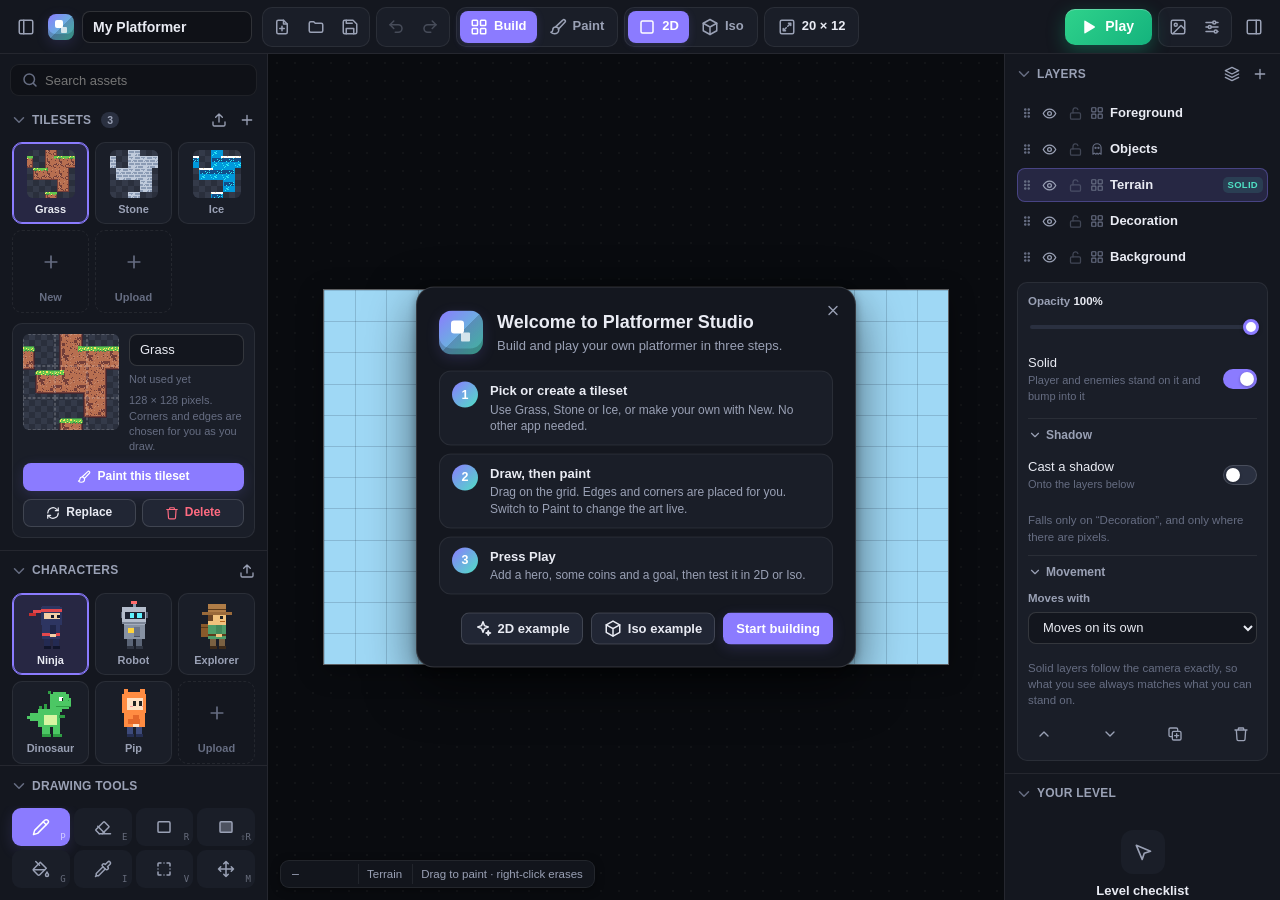
<file: index.html>
<!DOCTYPE html>
<html lang="en" data-theme="dark">
<head>
  <meta charset="utf-8">
  <meta name="viewport" content="width=device-width, initial-scale=1">
  <meta name="color-scheme" content="dark light">
  <title>Platformer Studio</title>
  <link rel="stylesheet" href="css/styles.css">
</head>
<body>
<div id="app">

  <!-- ============================== TOP TOOLBAR ============================== -->
  <header class="topbar" id="topbar">
    <button class="icon-btn" id="toggleLeft" data-icon="panelLeft" data-tip="Show or hide the assets panel"></button>
    <div class="brand">
      <div class="logo" aria-hidden="true"></div>
      <input id="projectName" class="name-input" maxlength="40" spellcheck="false" aria-label="Project name" data-tip="Click to rename your project">
    </div>

    <div class="tb-group">
      <button class="icon-btn" id="btnNew" data-icon="new" data-tip="New project"></button>
      <button class="icon-btn" id="btnOpen" data-icon="open" data-tip="Open a saved project file (.json) — Ctrl+O"></button>
      <button class="icon-btn" id="btnSave" data-icon="save" data-tip="Save the project as a file you can open later — Ctrl+S"></button>
    </div>

    <div class="tb-group">
      <button class="icon-btn" id="btnUndo" data-icon="undo" data-tip="Undo — Ctrl+Z"></button>
      <button class="icon-btn" id="btnRedo" data-icon="redo" data-tip="Redo — Ctrl+Shift+Z"></button>
    </div>

    <div class="tb-group mode-switch keep-paint" role="group" aria-label="Workspace">
      <button class="chip-btn" id="wsBuild" data-tip="Build: draw your level and place objects (Tab)"><span data-icon="tiles"></span><span class="switch-label">Build</span></button>
      <button class="chip-btn" id="wsPaint" data-tip="Paint: paint your tiles on the sheet or right on the platform (Tab)"><span data-icon="brush"></span><span class="switch-label">Paint</span></button>
    </div>

    <div class="tb-group mode-switch" role="group" aria-label="View">
      <button class="chip-btn" id="viewSide" data-tip="Normal side-on 2D platformer"><span data-icon="square"></span><span class="switch-label">2D</span></button>
      <button class="chip-btn" id="viewIso" data-tip="Isometric: walk in all directions and jump onto blocks, with real depth"><span data-icon="cube"></span><span class="switch-label">Iso</span></button>
    </div>

    <div class="tb-group">
      <button class="chip-btn" id="btnMapSize" data-tip="Map size in tiles (each tile is 32 × 32 pixels)">
        <span data-icon="resize"></span><span id="mapSizeLabel">20 × 12</span>
      </button>
    </div>

    <div class="tb-group zoom-group">
      <button class="icon-btn" id="btnZoomOut" data-icon="zoomOut" data-tip="Zoom out (−)"></button>
      <button class="chip-btn mono" id="zoomLabel" data-tip="Fit the level to the screen (0)">100%</button>
      <button class="icon-btn" id="btnZoomIn" data-icon="zoomIn" data-tip="Zoom in (+)"></button>
      <button class="icon-btn" id="btnFit" data-icon="fit" data-tip="Fit to screen (0)"></button>
      <button class="icon-btn toggle" id="btnGrid" data-icon="grid" data-tip="Show or hide grid lines"></button>
    </div>

    <div class="spacer"></div>

    <button class="play-btn" id="btnPlay" data-tip="Playtest your level — Enter">
      <span data-icon="play"></span><span class="label">Play</span>
    </button>

    <div class="tb-group">
      <button class="icon-btn" id="btnExport" data-icon="image" data-tip="Export the level as a PNG image"></button>
      <button class="icon-btn" id="btnSettings" data-icon="settings" data-tip="Level, game and app settings"></button>
    </div>
    <button class="icon-btn" id="toggleRight" data-icon="panelRight" data-tip="Show or hide the layers panel"></button>
  </header>

  <div class="workspace" id="workspace">

    <!-- ============================== LEFT SIDEBAR ============================== -->
    <aside class="sidebar left" id="leftbar" aria-label="Assets and tools">
      <div class="search-box">
        <span data-icon="search"></span>
        <input id="assetSearch" type="search" placeholder="Search assets" aria-label="Search assets" autocomplete="off">
      </div>

      <div class="sidebar-scroll">
        <section class="panel" data-section="tilesets" id="secTilesets">
          <header class="panel-head">
            <button class="collapse-btn"><span class="chev" data-icon="chevron"></span>Tilesets<span class="count" id="tilesetCount"></span></button>
            <button class="icon-btn sm" id="btnUploadTileset" data-icon="upload" data-tip="Upload tilesets: dual-grid sheets of 128, 256, 512 or 1024 pixels (4 × 4 tiles), or classic 96 × 96 sets. You can pick several at once."></button>
            <button class="icon-btn sm" id="btnNewTileset" data-icon="plus" data-tip="Create a new tileset right here"></button>
          </header>
          <div class="panel-body drop-zone" data-drop="tileset">
            <div class="card-grid tilesets" id="tilesetList"></div>
            <div id="tilesetDetail"></div>
          </div>
        </section>

        <section class="panel" data-section="characters" id="secCharacters">
          <header class="panel-head">
            <button class="collapse-btn"><span class="chev" data-icon="chevron"></span>Characters</button>
            <button class="icon-btn sm" id="btnUploadCharacter" data-icon="upload" data-tip="Upload your own character: a 32 × 32 PNG or a sprite sheet"></button>
          </header>
          <div class="panel-body drop-zone" data-drop="character">
            <div class="card-grid" id="characterList"></div>
            <p class="hint">Pick a hero, then click the map to set where the player starts.</p>
          </div>
        </section>

        <section class="panel" data-section="enemies" id="secEnemies">
          <header class="panel-head">
            <button class="collapse-btn"><span class="chev" data-icon="chevron"></span>Enemies</button>
          </header>
          <div class="panel-body">
            <div class="card-grid" id="enemyList"></div>
          </div>
        </section>

        <section class="panel" data-section="collectibles" id="secCollectibles">
          <header class="panel-head">
            <button class="collapse-btn"><span class="chev" data-icon="chevron"></span>Collectibles</button>
            <button class="icon-btn sm" id="btnUploadCollectible" data-icon="upload" data-tip="Upload your own collectible (transparent PNG, ideally 32 × 32)"></button>
          </header>
          <div class="panel-body drop-zone" data-drop="collectible">
            <div id="collectiblePending"></div>
            <div class="card-grid" id="collectibleList"></div>
          </div>
        </section>

        <section class="panel" data-section="goal" id="secGoal">
          <header class="panel-head">
            <button class="collapse-btn"><span class="chev" data-icon="chevron"></span>Goal</button>
          </header>
          <div class="panel-body">
            <div class="card-grid" id="goalList"></div>
            <p class="hint">Reaching the goal wins the level.</p>
          </div>
        </section>
        <p class="no-results" id="noResults" hidden>No assets match your search.</p>
      </div>

      <section class="panel tools-panel" data-section="tools" id="secTools">
        <header class="panel-head">
          <button class="collapse-btn"><span class="chev" data-icon="chevron"></span>Drawing tools</button>
        </header>
        <div class="panel-body">
          <div class="tool-grid" id="toolGrid"></div>
        </div>
      </section>

      <div class="paint-side" id="paintSide"></div>
    </aside>

    <!-- ============================== TILE SHEET (Paint workspace) ============================== -->
    <section class="paint-dock" id="paintDock" aria-label="Tile sheet">
      <div class="sheet-strip" id="sheetStrip"></div>
      <div class="sheet-host" id="sheetHost">
        <canvas id="sheetPaint" aria-label="Tile sheet painting canvas"></canvas>
        <div class="sheet-zoom">
          <button class="icon-btn sm" id="sheetZoomOut" data-icon="zoomOut" data-tip="Zoom out of the sheet (scroll wheel)"></button>
          <button class="chip-btn mono" id="sheetZoomLabel" data-tip="Fit the whole sheet in view">100%</button>
          <button class="icon-btn sm" id="sheetZoomIn" data-icon="zoomIn" data-tip="Zoom in to paint fine detail. Hold Space and drag to move around."></button>
        </div>
      </div>
      <div class="sheet-bar">
        <span class="sheet-caption" id="sheetCaption"></span>
        <button class="icon-btn sm toggle" id="sheetGuide" data-icon="guide" data-tip="Show a guide of where each tile's shape goes"></button>
        <button class="icon-btn sm toggle" id="sheetInside" data-icon="target" data-tip="Keep paint inside each tile's shape"></button>
        <button class="icon-btn sm" id="sheetRestart" data-icon="refresh" data-tip="Start this tileset over from a style"></button>
        <button class="icon-btn sm" id="sheetDownload" data-icon="download" data-tip="Download this tile sheet as a PNG"></button>
        <button class="icon-btn sm toggle" id="sheetFull" data-icon="fit" data-tip="Fullscreen painting: hide the level and make the live sample bigger (F)"></button>
      </div>
      <div class="tile-actions" id="tileActions"></div>
      <div class="sheet-sample-box" id="sheetSampleBox">
        <span class="field-label">Live sample</span>
        <canvas id="sheetSample" class="checker-bg" width="288" height="224"></canvas>
      </div>
      <button class="btn primary block" id="sheetDone"><span data-icon="check"></span>Back to building</button>
    </section>

    <!-- ============================== CENTER STAGE ============================== -->
    <main class="stage" id="stage">
      <canvas id="canvas" tabindex="0" aria-label="Level canvas"></canvas>

      <div class="empty-hint" id="emptyHint" hidden>
        <div class="empty-icon" data-icon="pencil"></div>
        <strong>Your level is empty</strong>
        <span>Pick a tileset on the left, then click and drag on the grid to draw.</span>
      </div>

      <div class="welcome" id="welcome" hidden>
        <button class="icon-btn sm close" id="welcomeClose" data-icon="x" data-tip="Close"></button>
        <div class="welcome-head">
          <div class="logo big" aria-hidden="true"></div>
          <div>
            <h2>Welcome to Platformer Studio</h2>
            <p>Build and play your own platformer in three steps.</p>
          </div>
        </div>
        <ol class="steps">
          <li><span class="step-num">1</span><div><strong>Pick or create a tileset</strong><span>Use Grass, Stone or Ice, or make your own with New. No other app needed.</span></div></li>
          <li><span class="step-num">2</span><div><strong>Draw, then paint</strong><span>Drag on the grid. Edges and corners are placed for you. Switch to Paint to change the art live.</span></div></li>
          <li><span class="step-num">3</span><div><strong>Press Play</strong><span>Add a hero, some coins and a goal, then test it in 2D or Iso.</span></div></li>
        </ol>
        <div class="welcome-actions">
          <button class="btn" id="welcomeExample"><span data-icon="sparkle"></span>2D example</button>
          <button class="btn" id="welcomeIsoExample"><span data-icon="cube"></span>Iso example</button>
          <button class="btn primary" id="welcomeStart">Start building</button>
        </div>
      </div>

      <!-- Gameplay HUD -->
      <div class="hud" id="hud" hidden>
        <div class="hud-stats">
          <div class="hud-pill" data-tip="Score"><span data-icon="star"></span><b id="hudScore">0</b></div>
          <div class="hud-pill lives" data-tip="Lives"><span data-icon="heart"></span><b id="hudLives">3</b></div>
          <div class="hud-pill" data-tip="Time"><span data-icon="clock"></span><b id="hudTime">0:00</b></div>
          <div class="hud-pill" data-tip="Items collected"><span data-icon="gem"></span><b id="hudItems">0/0</b></div>
        </div>
        <div class="hud-actions">
          <button class="hud-btn" id="hudPause" data-icon="pause" data-tip="Pause (P)"></button>
          <button class="hud-btn" id="hudRestart" data-icon="restart" data-tip="Restart (R)"></button>
          <button class="hud-btn" id="hudExit" data-icon="exit" data-tip="Back to editor (Esc)"></button>
        </div>
      </div>
      <div class="game-msg" id="gameMsg" hidden></div>
      <div class="controls-hint" id="controlsHint" hidden>
        <span><kbd>←</kbd><kbd>→</kbd> move</span>
        <span><kbd>Space</kbd> jump (twice to double jump)</span>
        <span><kbd>Shift</kbd> run</span>
        <span><kbd>Esc</kbd> editor</span>
      </div>
      <div class="game-overlay" id="gameOverlay" hidden>
        <div class="overlay-card" id="overlayCard"></div>
      </div>

      <div class="statusbar" id="statusbar">
        <span id="statusCell">–</span>
        <span id="statusLayer"></span>
        <span class="status-hint" id="statusHint"></span>
      </div>
    </main>

    <!-- ============================== RIGHT SIDEBAR ============================== -->
    <aside class="sidebar right" id="rightbar" aria-label="Layers and properties">
      <div class="sidebar-scroll">
        <section class="panel" data-section="layers" id="secLayers">
          <header class="panel-head">
            <button class="collapse-btn"><span class="chev" data-icon="chevron"></span>Layers</button>
            <button class="icon-btn sm toggle" id="btnHighlightLayer" data-icon="layers" data-tip="Focus mode: fade every layer except the one you are editing"></button>
            <button class="icon-btn sm" id="btnAddLayer" data-icon="plus" data-tip="Add a new tile layer"></button>
          </header>
          <div class="panel-body">
            <ul class="layer-list" id="layerList"></ul>
            <div id="layerProps"></div>
          </div>
        </section>

        <section class="panel" data-section="props" id="secProps">
          <header class="panel-head">
            <button class="collapse-btn"><span class="chev" data-icon="chevron"></span><span id="propsTitle">Properties</span></button>
          </header>
          <div class="panel-body" id="props"></div>
        </section>
      </div>
    </aside>
  </div>
</div>

<!-- ============================== POPOVERS ============================== -->
<div class="popover" id="mapSizePop" hidden>
  <h4>Map size</h4>
  <p class="hint">Measured in tiles. Each tile is 32 × 32 pixels.</p>
  <div class="size-row">
    <label class="field"><span>Width</span><input type="number" id="mapW" min="1" max="256" step="1"></label>
    <span class="times">×</span>
    <label class="field"><span>Height</span><input type="number" id="mapH" min="1" max="256" step="1"></label>
  </div>
  <div class="preset-row" id="sizePresets"></div>
  <div class="anchor-block">
    <span class="field-label" data-tip="When the map grows or shrinks, your drawing stays pinned to this side">Keep my level pinned to</span>
    <div class="anchor-grid" id="anchorGrid"></div>
  </div>
  <p class="hint" id="mapSizeInfo"></p>
  <div class="actions">
    <button class="btn" id="mapSizeCancel">Cancel</button>
    <button class="btn primary" id="mapSizeApply">Apply</button>
  </div>
</div>

<div class="popover wide" id="exportPop" hidden></div>

<!-- ============================== SETTINGS DRAWER ============================== -->
<aside class="drawer" id="settingsDrawer" hidden aria-label="Settings">
  <header class="drawer-head">
    <h3>Settings</h3>
    <button class="icon-btn" id="settingsClose" data-icon="x" data-tip="Close settings"></button>
  </header>
  <div class="drawer-body" id="settingsBody"></div>
</aside>

<!-- ============================== DIALOGS ============================== -->
<dialog class="dialog" id="confirmDialog">
  <form method="dialog">
    <h3 id="confirmTitle">Are you sure?</h3>
    <p id="confirmText"></p>
    <div class="actions">
      <button class="btn" value="cancel" id="confirmCancel">Cancel</button>
      <button class="btn primary" value="ok" id="confirmOk">OK</button>
    </div>
  </form>
</dialog>

<dialog class="dialog sprite-dialog" id="spriteDialog">
  <div class="sprite-head">
    <h3>Character animation</h3>
    <button class="icon-btn" id="spriteClose" data-icon="x" data-tip="Close without saving"></button>
  </div>
  <div class="sprite-layout">
    <div class="sprite-main">
      <div class="sprite-controls">
        <label class="field"><span>Name</span><input id="spriteName" maxlength="30"></label>
        <label class="field small"><span>Frame width</span><input type="number" id="spriteFW" min="8" max="512"></label>
        <label class="field small"><span>Frame height</span><input type="number" id="spriteFH" min="8" max="512"></label>
      </div>
      <div class="anim-tabs" id="animTabs"></div>
      <p class="hint" id="spriteHint">Click frames in the order they should play. Click a chosen frame again to remove it.</p>
      <div class="sheet-wrap"><canvas id="sheetCanvas"></canvas></div>
    </div>
    <div class="sprite-side">
      <div class="preview-box"><canvas id="spritePreview" width="96" height="96"></canvas></div>
      <label class="field"><span>Speed <b id="spriteFpsLabel">8</b> frames/sec</span><input type="range" id="spriteFps" min="2" max="20" step="1"></label>
      <div class="anim-summary" id="animSummary"></div>
    </div>
  </div>
  <div class="actions">
    <button class="btn" id="spriteCancel">Cancel</button>
    <button class="btn primary" id="spriteSave">Save animation</button>
  </div>
</dialog>

<dialog class="dialog sprite-dialog wizard-dialog" id="tilesetDialog"></dialog>
<dialog class="dialog palette-dialog" id="paletteDialog"></dialog>

<div class="tooltip" id="tooltip" role="tooltip" hidden></div>
<div class="toasts" id="toasts" aria-live="polite"></div>

<input type="file" id="fileTileset" accept="image/png,image/gif,image/webp,image/bmp,image/jpeg" multiple hidden>
<input type="file" id="fileReplaceTileset" accept="image/png,image/gif,image/webp,image/bmp,image/jpeg" hidden>
<input type="file" id="fileCharacter" accept="image/png,image/gif,image/webp,image/bmp" hidden>
<input type="file" id="fileCollectible" accept="image/png,image/gif,image/webp,image/bmp" hidden>
<input type="file" id="fileProject" accept=".json,application/json" hidden>
<input type="file" id="filePalette" accept=".hex,.pal,.gpl,.txt,.ase,image/*" hidden>
<input type="file" id="fileBrush" accept="image/png,image/gif,image/webp,image/bmp,image/jpeg" multiple hidden>

<!-- Scripts are classic (not modules) so the app works from file:// with no server. -->
<script src="js/core.js"></script>
<script src="js/icons.js"></script>
<script src="js/sprites.js"></script>
<script src="js/palettes.js"></script>
<script src="js/autotile.js"></script>
<script src="js/tilegen.js"></script>
<script src="js/project.js"></script>
<script src="js/assets.js"></script>
<script src="js/history.js"></script>
<script src="js/iso.js"></script>
<script src="js/renderer.js"></script>
<script src="js/heal.js"></script>
<script src="js/brushes.js"></script>
<script src="js/paint.js"></script>
<script src="js/tools.js"></script>
<script src="js/audio.js"></script>
<script src="js/game.js"></script>
<script src="js/storage.js"></script>
<script src="js/exporter.js"></script>
<script src="js/ui.js"></script>
<script src="js/panel-assets.js"></script>
<script src="js/panel-layers.js"></script>
<script src="js/panel-props.js"></script>
<script src="js/panel-paint.js"></script>
<script src="js/sprite-editor.js"></script>
<script src="js/settings.js"></script>
<script src="js/app.js"></script>
</body>
</html>
</file>
<file: css/styles.css>
/* =====================================================================
   Platformer Studio — styles
   ===================================================================== */

:root {
  --font: -apple-system, BlinkMacSystemFont, "Segoe UI", "Inter", Roboto, "Helvetica Neue", Arial, sans-serif;
  --mono: ui-monospace, "SF Mono", SFMono-Regular, Menlo, Consolas, monospace;
  --radius: 12px;
  --radius-sm: 8px;
  --radius-xs: 6px;
  --left-w: 268px;
  --right-w: 276px;
  --topbar-h: 54px;
  --ease: cubic-bezier(.2, .8, .2, 1);
}

[data-theme="dark"] {
  --bg: #0c0e13;
  --panel: #14171f;
  --panel-2: #1a1e28;
  --elev: #212634;
  --elev-2: #2a3040;
  --hover: rgba(255, 255, 255, .055);
  --active: rgba(255, 255, 255, .09);
  --border: rgba(255, 255, 255, .07);
  --border-strong: rgba(255, 255, 255, .14);
  --text: #e9ebf3;
  --text-dim: #9aa1b5;
  --text-faint: #666d82;
  --accent: #8b7bff;
  --accent-strong: #7262ff;
  --accent-soft: rgba(139, 123, 255, .16);
  --accent-2: #4fe0c4;
  --danger: #ff6b81;
  --danger-soft: rgba(255, 107, 129, .14);
  --success: #3ddc97;
  --warn: #fbbf24;
  --stage: #090b0f;
  --stage-dots: rgba(255, 255, 255, .035);
  --grid-line: rgba(255, 255, 255, .13);
  --map-border: rgba(255, 255, 255, .35);
  --shadow: 0 18px 50px rgba(0, 0, 0, .55), 0 2px 8px rgba(0, 0, 0, .35);
  --shadow-sm: 0 2px 10px rgba(0, 0, 0, .35);
  --input-bg: rgba(0, 0, 0, .25);
  --checker-a: #2a2f3c;
  --checker-b: #343a49;
}

[data-theme="light"] {
  --bg: #eef0f6;
  --panel: #ffffff;
  --panel-2: #f6f7fb;
  --elev: #ffffff;
  --elev-2: #eef0f6;
  --hover: rgba(20, 24, 40, .05);
  --active: rgba(20, 24, 40, .09);
  --border: rgba(20, 24, 40, .08);
  --border-strong: rgba(20, 24, 40, .16);
  --text: #1b1f2c;
  --text-dim: #5d6478;
  --text-faint: #9399aa;
  --accent: #6a58f5;
  --accent-strong: #5a47ef;
  --accent-soft: rgba(106, 88, 245, .12);
  --accent-2: #0fb89a;
  --danger: #e5484d;
  --danger-soft: rgba(229, 72, 77, .1);
  --success: #12a66b;
  --warn: #d97706;
  --stage: #dfe2ea;
  --stage-dots: rgba(20, 24, 40, .06);
  --grid-line: rgba(20, 24, 40, .16);
  --map-border: rgba(20, 24, 40, .35);
  --shadow: 0 18px 50px rgba(30, 35, 60, .18), 0 2px 8px rgba(30, 35, 60, .1);
  --shadow-sm: 0 2px 10px rgba(30, 35, 60, .1);
  --input-bg: rgba(20, 24, 40, .045);
  --checker-a: #e9ebf1;
  --checker-b: #f7f8fb;
}

* { box-sizing: border-box; }
html, body { height: 100%; margin: 0; }
body {
  font-family: var(--font);
  font-size: 13px;
  line-height: 1.4;
  color: var(--text);
  background: var(--bg);
  overflow: hidden;
  -webkit-font-smoothing: antialiased;
}
button, input, select, textarea { font: inherit; color: inherit; }
button { cursor: pointer; }
[hidden] { display: none !important; }
svg { display: block; }
kbd {
  font-family: var(--mono);
  font-size: 11px;
  padding: 1px 6px;
  border-radius: 5px;
  background: var(--elev-2);
  border: 1px solid var(--border-strong);
  border-bottom-width: 2px;
}

#app { display: flex; flex-direction: column; height: 100vh; height: 100dvh; }

/* ------------------------------ Top bar ------------------------------ */
.topbar {
  height: var(--topbar-h);
  flex: 0 0 auto;
  display: flex;
  align-items: center;
  gap: 6px;
  padding: 0 10px;
  background: var(--panel);
  border-bottom: 1px solid var(--border);
  position: relative;
  z-index: 20;
  overflow-x: auto;
  scrollbar-width: none;
}
.topbar::-webkit-scrollbar { display: none; }
.brand { display: flex; align-items: center; gap: 8px; margin-right: 4px; flex: 0 0 auto; }
.logo {
  width: 26px; height: 26px; border-radius: 8px; flex: 0 0 auto;
  background:
    linear-gradient(135deg, transparent 0 50%, rgba(0,0,0,.18) 50%),
    linear-gradient(135deg, var(--accent) 0%, var(--accent-2) 100%);
  box-shadow: inset 0 -6px 0 rgba(0, 0, 0, .18), 0 4px 14px var(--accent-soft);
  position: relative;
}
.logo::after {
  content: ""; position: absolute; left: 7px; top: 6px; width: 8px; height: 8px;
  background: #fff; border-radius: 2px; box-shadow: 5px 6px 0 -1px rgba(255,255,255,.75);
}
.logo.big { width: 44px; height: 44px; border-radius: 13px; }
.logo.big::after { left: 12px; top: 10px; width: 13px; height: 13px; border-radius: 3px; box-shadow: 8px 10px 0 -2px rgba(255,255,255,.75); }
.name-input {
  width: 170px;
  background: transparent;
  border: 1px solid transparent;
  border-radius: var(--radius-xs);
  padding: 5px 8px;
  font-weight: 650;
  font-size: 14px;
  outline: none;
  transition: border-color .15s, background .15s;
}
.name-input:hover { border-color: var(--border); }
.name-input:focus { border-color: var(--accent); background: var(--input-bg); }

.tb-group {
  display: flex; align-items: center; gap: 2px;
  padding: 3px;
  border-radius: 10px;
  background: var(--panel-2);
  border: 1px solid var(--border);
  flex: 0 0 auto;
}
.spacer { flex: 1 1 auto; min-width: 8px; }

.icon-btn {
  width: 32px; height: 32px;
  display: inline-grid; place-items: center;
  border: none; background: transparent;
  border-radius: 8px;
  color: var(--text-dim);
  transition: background .15s, color .15s, transform .1s;
  flex: 0 0 auto;
}
.icon-btn:hover:not(:disabled) { background: var(--hover); color: var(--text); }
.icon-btn:active:not(:disabled) { transform: scale(.94); }
.icon-btn:disabled { opacity: .35; cursor: default; }
.icon-btn.sm { width: 26px; height: 26px; border-radius: 7px; }
.icon-btn.toggle.on { color: var(--accent); background: var(--accent-soft); }
.icon-btn.danger:hover:not(:disabled) { color: var(--danger); background: var(--danger-soft); }

.chip-btn {
  height: 32px; padding: 0 10px;
  display: inline-flex; align-items: center; gap: 6px;
  border: none; background: transparent; border-radius: 8px;
  color: var(--text); font-weight: 560; white-space: nowrap;
  transition: background .15s;
}
.chip-btn:hover { background: var(--hover); }
.chip-btn.mono { font-family: var(--mono); font-size: 12px; min-width: 56px; justify-content: center; color: var(--text-dim); }
.chip-btn [data-icon] { color: var(--text-dim); }

.play-btn {
  height: 36px; padding: 0 18px 0 14px;
  display: inline-flex; align-items: center; gap: 8px;
  border: none; border-radius: 10px;
  font-weight: 700; font-size: 14px; color: #fff;
  background: linear-gradient(135deg, #2fd28b, #14b37d);
  box-shadow: 0 6px 18px rgba(20, 179, 125, .35), inset 0 1px 0 rgba(255,255,255,.25);
  transition: transform .12s var(--ease), box-shadow .2s, filter .2s;
  flex: 0 0 auto;
}
.play-btn:hover { filter: brightness(1.07); box-shadow: 0 8px 24px rgba(20, 179, 125, .45), inset 0 1px 0 rgba(255,255,255,.25); }
.play-btn:active { transform: scale(.97); }
body.playing .play-btn {
  background: linear-gradient(135deg, #ff7a8a, #e5484d);
  box-shadow: 0 6px 18px rgba(229, 72, 77, .35), inset 0 1px 0 rgba(255,255,255,.25);
}

/* ------------------------------ Buttons & fields ------------------------------ */
.btn {
  height: 32px; padding: 0 12px;
  display: inline-flex; align-items: center; justify-content: center; gap: 6px;
  border-radius: 8px;
  border: 1px solid var(--border-strong);
  background: var(--elev);
  color: var(--text);
  font-weight: 560;
  transition: background .15s, border-color .15s, transform .1s, filter .15s;
  white-space: nowrap;
}
.btn:hover:not(:disabled) { background: var(--elev-2); }
.btn:active:not(:disabled) { transform: scale(.97); }
.btn:disabled { opacity: .45; cursor: default; }
.btn.primary { background: var(--accent); border-color: transparent; color: #fff; box-shadow: 0 4px 14px var(--accent-soft); }
.btn.primary:hover:not(:disabled) { background: var(--accent-strong); }
.btn.danger { color: var(--danger); }
.btn.danger:hover:not(:disabled) { background: var(--danger-soft); border-color: var(--danger); }
.btn.danger.solid { background: var(--danger); color: #fff; border-color: transparent; }
.btn.sm { height: 28px; padding: 0 9px; font-size: 12px; }
.btn.block { width: 100%; }
.btn-row { display: flex; gap: 6px; flex-wrap: wrap; }
.btn-row .btn { flex: 1 1 auto; }

.field { display: flex; flex-direction: column; gap: 5px; min-width: 0; }
.field > span, .field-label { font-size: 11.5px; color: var(--text-dim); font-weight: 560; }
.field > span b { color: var(--text); font-weight: 650; }
input[type="text"], input[type="number"], input[type="search"], input:not([type]), select {
  height: 32px;
  padding: 0 10px;
  border-radius: 8px;
  border: 1px solid var(--border-strong);
  background: var(--input-bg);
  outline: none;
  min-width: 0;
  transition: border-color .15s, box-shadow .15s;
}
input:focus-visible, select:focus-visible {
  border-color: var(--accent);
  box-shadow: 0 0 0 3px var(--accent-soft);
}
select { cursor: pointer; padding-right: 6px; }
select option { background: var(--panel); color: var(--text); }
input[type="color"] {
  width: 40px; height: 32px; padding: 2px; border-radius: 8px;
  border: 1px solid var(--border-strong); background: var(--input-bg); cursor: pointer;
}
input[type="range"] {
  -webkit-appearance: none; appearance: none;
  width: 100%; height: 22px; background: transparent; cursor: pointer;
}
input[type="range"]::-webkit-slider-runnable-track { height: 4px; border-radius: 4px; background: var(--elev-2); }
input[type="range"]::-moz-range-track { height: 4px; border-radius: 4px; background: var(--elev-2); }
input[type="range"]::-webkit-slider-thumb {
  -webkit-appearance: none; width: 16px; height: 16px; margin-top: -6px;
  border-radius: 50%; background: #fff; border: 3px solid var(--accent);
  box-shadow: 0 1px 4px rgba(0,0,0,.3);
}
input[type="range"]::-moz-range-thumb {
  width: 12px; height: 12px; border-radius: 50%; background: #fff; border: 3px solid var(--accent);
}
.range-ends { display: flex; justify-content: space-between; font-size: 10.5px; color: var(--text-faint); margin-top: -3px; }

.switch { display: flex; align-items: center; justify-content: space-between; gap: 10px; cursor: pointer; padding: 4px 0; }
.switch-text { display: flex; flex-direction: column; gap: 1px; }
.switch-text small { color: var(--text-faint); font-size: 11px; }
.switch input { position: absolute; opacity: 0; pointer-events: none; }
.switch .track {
  width: 34px; height: 20px; border-radius: 20px; flex: 0 0 auto;
  background: var(--elev-2); border: 1px solid var(--border-strong);
  position: relative; transition: background .2s;
}
.switch .track::after {
  content: ""; position: absolute; top: 2px; left: 2px; width: 14px; height: 14px;
  border-radius: 50%; background: #fff; box-shadow: 0 1px 3px rgba(0,0,0,.3);
  transition: transform .2s var(--ease);
}
.switch input:checked + .track { background: var(--accent); border-color: transparent; }
.switch input:checked + .track::after { transform: translateX(14px); }
.switch input:focus-visible + .track { box-shadow: 0 0 0 3px var(--accent-soft); }

.segmented {
  display: flex; padding: 3px; gap: 2px; border-radius: 9px;
  background: var(--input-bg); border: 1px solid var(--border);
}
.segmented button {
  flex: 1; height: 26px; border: none; border-radius: 7px; background: transparent;
  color: var(--text-dim); font-weight: 560; font-size: 12px; white-space: nowrap;
  display: inline-flex; align-items: center; justify-content: center; gap: 5px;
}
.segmented button:hover { color: var(--text); }
.segmented button.on { background: var(--elev); color: var(--text); box-shadow: var(--shadow-sm); }

.hint { color: var(--text-faint); font-size: 11.5px; margin: 6px 0 0; }
.hint.warn { color: var(--warn); }
.stack { display: flex; flex-direction: column; gap: 10px; }
.row { display: flex; gap: 8px; align-items: flex-end; }
.row > .field { flex: 1; }

/* ------------------------------ Layout ------------------------------ */
.workspace { flex: 1 1 auto; display: flex; min-height: 0; position: relative; }
.sidebar {
  flex: 0 0 auto;
  background: var(--panel);
  display: flex; flex-direction: column;
  min-height: 0;
  transition: margin .25s var(--ease), transform .25s var(--ease);
  z-index: 10;
}
.sidebar.left { width: var(--left-w); border-right: 1px solid var(--border); }
.sidebar.right { width: var(--right-w); border-left: 1px solid var(--border); }
body.left-closed .sidebar.left { margin-left: calc(var(--left-w) * -1); }
body.right-closed .sidebar.right { margin-right: calc(var(--right-w) * -1); }
body.playing .sidebar.left { margin-left: calc(var(--left-w) * -1); }
body.playing .sidebar.right { margin-right: calc(var(--right-w) * -1); }
body.playing .topbar .tb-group:not(.keep), body.playing .topbar #toggleLeft, body.playing .topbar #toggleRight { opacity: .35; pointer-events: none; }
body.playing .name-input { pointer-events: none; }

.sidebar-scroll {
  flex: 1 1 auto; overflow-y: auto; overflow-x: hidden;
  scrollbar-width: thin; scrollbar-color: var(--elev-2) transparent;
}
.sidebar-scroll::-webkit-scrollbar { width: 8px; }
.sidebar-scroll::-webkit-scrollbar-thumb { background: var(--elev-2); border-radius: 8px; border: 2px solid var(--panel); }

.search-box {
  display: flex; align-items: center; gap: 6px;
  margin: 10px 10px 4px; padding: 0 10px;
  height: 32px; border-radius: 9px;
  background: var(--input-bg); border: 1px solid var(--border);
  color: var(--text-faint);
}
.search-box:focus-within { border-color: var(--accent); }
.search-box input { border: none; background: transparent; height: 30px; padding: 0; flex: 1; box-shadow: none !important; }

/* ------------------------------ Panels ------------------------------ */
.panel { border-bottom: 1px solid var(--border); }
.panel-head {
  display: flex; align-items: center; gap: 2px;
  padding: 6px 8px 6px 6px;
  position: sticky; top: 0; z-index: 2;
  background: var(--panel);
}
.collapse-btn {
  flex: 1; display: flex; align-items: center; gap: 4px;
  height: 28px; padding: 0 4px; border: none; background: transparent; border-radius: 7px;
  font-weight: 650; font-size: 12px; letter-spacing: .02em; text-transform: uppercase;
  color: var(--text-dim); text-align: left;
}
.collapse-btn:hover { color: var(--text); }
.collapse-btn .chev { transition: transform .2s var(--ease); color: var(--text-faint); }
.panel.collapsed .collapse-btn .chev { transform: rotate(-90deg); }
.panel.collapsed .panel-body { display: none; }
.panel-body { padding: 2px 12px 12px; }
.count {
  margin-left: 6px; font-size: 10.5px; padding: 1px 6px; border-radius: 10px;
  background: var(--elev-2); color: var(--text-dim); text-transform: none; letter-spacing: 0;
}
.count:empty { display: none; }
.searching .panel.collapsed .panel-body { display: block; }
.searching #tilesetDetail, .searching #collectiblePending, .searching .panel-body > .hint { display: none; }
.tools-panel { border-top: 1px solid var(--border); border-bottom: none; flex: 0 0 auto; }
.no-results { padding: 16px; color: var(--text-faint); text-align: center; }

/* Asset cards */
.card-grid { display: grid; grid-template-columns: repeat(3, 1fr); gap: 6px; }
.asset-card {
  position: relative;
  display: flex; flex-direction: column; align-items: center; gap: 4px;
  padding: 7px 4px 6px;
  border-radius: 10px;
  border: 1px solid var(--border);
  background: var(--panel-2);
  color: var(--text-dim);
  font-size: 11px; font-weight: 560;
  transition: border-color .15s, background .15s, transform .12s var(--ease), box-shadow .15s;
  min-width: 0;
}
.asset-card:hover { border-color: var(--border-strong); color: var(--text); transform: translateY(-1px); }
.asset-card.active {
  border-color: var(--accent);
  background: var(--accent-soft);
  color: var(--text);
  box-shadow: 0 0 0 1px var(--accent) inset;
}
.asset-card .thumb {
  width: 48px; height: 48px;
  image-rendering: pixelated;
  border-radius: 6px;
  display: grid; place-items: center;
}
.asset-card canvas.thumb, .asset-card img.thumb { image-rendering: pixelated; image-rendering: crisp-edges; }
.asset-card .card-name { max-width: 100%; overflow: hidden; text-overflow: ellipsis; white-space: nowrap; }
.asset-card .badge {
  position: absolute; top: 3px; right: 3px;
  font-size: 9px; padding: 0 4px; border-radius: 4px;
  background: var(--accent); color: #fff; font-weight: 700;
}
.asset-card .card-tool {
  position: absolute; top: 2px; left: 2px;
  width: 20px; height: 20px; border-radius: 6px; border: none;
  display: grid; place-items: center;
  background: var(--elev); color: var(--text-dim);
  opacity: 0; transition: opacity .15s;
}
.asset-card:hover .card-tool, .asset-card.active .card-tool { opacity: 1; }
.asset-card .card-tool:hover { color: var(--text); background: var(--elev-2); }
.checker-bg {
  background-color: var(--checker-a);
  background-image:
    linear-gradient(45deg, var(--checker-b) 25%, transparent 25%, transparent 75%, var(--checker-b) 75%),
    linear-gradient(45deg, var(--checker-b) 25%, transparent 25%, transparent 75%, var(--checker-b) 75%);
  background-size: 12px 12px;
  background-position: 0 0, 6px 6px;
}
.add-card {
  border-style: dashed;
  color: var(--text-faint);
  background: transparent;
  justify-content: center;
}
.add-card .thumb { display: grid; place-items: center; }

.drop-zone.drag-over { outline: 2px dashed var(--accent); outline-offset: -4px; border-radius: 10px; background: var(--accent-soft); }

/* Tileset detail */
.ts-detail {
  margin-top: 10px; padding: 10px;
  border-radius: 10px; background: var(--panel-2); border: 1px solid var(--border);
  display: flex; flex-direction: column; gap: 8px;
}
.ts-detail-top { display: flex; gap: 10px; align-items: flex-start; }
.ts-nine {
  position: relative; flex: 0 0 auto;
  width: 96px; height: 96px; border-radius: 6px; overflow: hidden;
  display: grid; grid-template-columns: repeat(3, 1fr); grid-template-rows: repeat(3, 1fr); gap: 0;
}
.ts-nine img { position: absolute; inset: 0; width: 100%; height: 100%; image-rendering: pixelated; pointer-events: none; }
.ts-nine span { position: relative; outline: 1px dashed rgba(255,255,255,.18); outline-offset: -1px; }
.ts-nine span:hover { outline: 2px solid var(--accent); outline-offset: -2px; background: rgba(139,123,255,.15); }
.ts-meta { flex: 1; display: flex; flex-direction: column; gap: 6px; min-width: 0; }
.ts-meta input { width: 100%; }
.ts-meta .usage { color: var(--text-faint); font-size: 11px; }

.pending-card {
  padding: 10px; margin-bottom: 8px; border-radius: 10px;
  border: 1px solid var(--accent); background: var(--accent-soft);
  display: flex; flex-direction: column; gap: 8px;
}
.pending-card .pc-top { display: flex; gap: 10px; align-items: center; }
.pending-card canvas { width: 64px; height: 64px; image-rendering: pixelated; border-radius: 8px; flex: 0 0 auto; }

/* Tools */
.tool-grid { display: grid; grid-template-columns: repeat(4, 1fr); gap: 4px; }
.tool-btn {
  position: relative; height: 38px;
  display: grid; place-items: center;
  border-radius: 9px; border: 1px solid transparent;
  background: var(--panel-2); color: var(--text-dim);
  transition: background .15s, color .15s, border-color .15s;
}
.tool-btn:hover { color: var(--text); background: var(--elev); }
.tool-btn.active { color: #fff; background: var(--accent); box-shadow: 0 4px 14px var(--accent-soft); }
.tool-btn .key {
  position: absolute; right: 3px; bottom: 1px;
  font-size: 9px; font-family: var(--mono); opacity: .6;
}

/* ------------------------------ Layers ------------------------------ */
.layer-list { list-style: none; margin: 0 0 8px; padding: 0; display: flex; flex-direction: column; gap: 2px; }
.layer-row {
  display: flex; align-items: center; gap: 2px;
  height: 34px; padding: 0 4px 0 2px;
  border-radius: 8px; border: 1px solid transparent;
  cursor: pointer; user-select: none;
  transition: background .12s, border-color .12s;
}
.layer-row:hover { background: var(--hover); }
.layer-row.active { background: var(--accent-soft); border-color: rgba(139,123,255,.35); }
.layer-row.dragging { opacity: .4; }
.layer-row.drop-before { box-shadow: 0 -2px 0 var(--accent); }
.layer-row.drop-after { box-shadow: 0 2px 0 var(--accent); }
.layer-row .grip { color: var(--text-faint); cursor: grab; width: 14px; display: grid; place-items: center; }
.layer-row .icon-btn { width: 24px; height: 24px; border-radius: 6px; }
.layer-row .icon-btn.off { color: var(--text-faint); opacity: .55; }
.layer-row .icon-btn.lock-on { color: var(--warn); }
.layer-row .kind { color: var(--text-faint); margin: 0 4px 0 2px; }
.layer-row .lname { flex: 1; min-width: 0; overflow: hidden; text-overflow: ellipsis; white-space: nowrap; font-weight: 560; }
.layer-row.hidden-layer .lname { color: var(--text-faint); text-decoration: line-through; text-decoration-color: var(--text-faint); }
.layer-row .lname-input { flex: 1; height: 24px; padding: 0 6px; font-weight: 560; }
.layer-row .tag {
  font-size: 9.5px; font-weight: 700; letter-spacing: .03em; padding: 1px 5px; border-radius: 5px;
  color: var(--accent-2); background: rgba(79, 224, 196, .12); text-transform: uppercase;
}
.layer-props { padding: 10px; border-radius: 10px; background: var(--panel-2); border: 1px solid var(--border); display: flex; flex-direction: column; gap: 10px; }
.layer-actions { display: flex; gap: 4px; justify-content: space-between; }
details.adv { border-top: 1px solid var(--border); padding-top: 8px; }
details.adv summary {
  cursor: pointer; list-style: none; color: var(--text-dim); font-size: 12px; font-weight: 600;
  display: flex; align-items: center; gap: 4px;
}
details.adv summary::-webkit-details-marker { display: none; }
details.adv summary [data-icon] { transition: transform .2s; transform: rotate(-90deg); }
details.adv[open] summary [data-icon] { transform: rotate(0); }
details.adv > .stack { margin-top: 10px; }

/* ------------------------------ Properties ------------------------------ */
.props-empty { text-align: center; color: var(--text-faint); padding: 14px 6px 6px; display: flex; flex-direction: column; align-items: center; gap: 8px; }
.props-empty .big-icon { width: 44px; height: 44px; border-radius: 12px; display: grid; place-items: center; background: var(--panel-2); color: var(--text-dim); }
.props-empty strong { color: var(--text); font-size: 13px; }
.obj-header { display: flex; align-items: center; gap: 10px; margin-bottom: 12px; }
.obj-header canvas { width: 48px; height: 48px; image-rendering: pixelated; border-radius: 9px; flex: 0 0 auto; }
.obj-header .obj-title { font-weight: 700; font-size: 14px; }
.obj-header .obj-sub { color: var(--text-faint); font-size: 11.5px; }
.behavior-desc { font-size: 11.5px; color: var(--text-dim); background: var(--panel-2); border-radius: 8px; padding: 7px 9px; border: 1px solid var(--border); }

/* ------------------------------ Stage ------------------------------ */
.stage {
  flex: 1 1 auto; position: relative; min-width: 0;
  background-color: var(--stage);
  background-image: radial-gradient(var(--stage-dots) 1px, transparent 1px);
  background-size: 18px 18px;
  overflow: hidden;
}
#canvas { position: absolute; inset: 0; width: 100%; height: 100%; display: block; outline: none; touch-action: none; }
.stage.tool-pan #canvas, .stage.panning #canvas { cursor: grab; }
.stage.panning #canvas { cursor: grabbing; }

.statusbar {
  position: absolute; left: 12px; bottom: 12px;
  display: flex; gap: 2px; align-items: center;
  padding: 3px; border-radius: 9px;
  background: color-mix(in srgb, var(--panel) 88%, transparent);
  border: 1px solid var(--border);
  backdrop-filter: blur(8px); -webkit-backdrop-filter: blur(8px);
  font-size: 11.5px; color: var(--text-dim);
  pointer-events: none;
  max-width: calc(100% - 24px);
  box-shadow: var(--shadow-sm);
}
.statusbar > span { padding: 2px 8px; white-space: nowrap; }
.statusbar > span + span { border-left: 1px solid var(--border); }
#statusCell { font-family: var(--mono); min-width: 72px; }
.status-hint { overflow: hidden; text-overflow: ellipsis; }
body.playing .statusbar { display: none; }

.empty-hint {
  position: absolute; left: 50%; top: 50%; transform: translate(-50%, -50%);
  display: flex; flex-direction: column; align-items: center; gap: 6px; text-align: center;
  color: var(--text-dim); pointer-events: none;
  padding: 18px 22px; border-radius: 16px;
  background: color-mix(in srgb, var(--panel) 80%, transparent);
  border: 1px solid var(--border);
  backdrop-filter: blur(6px); -webkit-backdrop-filter: blur(6px);
  max-width: 300px;
}
.empty-hint strong { color: var(--text); }
.empty-hint .empty-icon { width: 40px; height: 40px; border-radius: 12px; display: grid; place-items: center; background: var(--accent-soft); color: var(--accent); }

/* Welcome */
.welcome {
  position: absolute; left: 50%; top: 50%;
  transform: translate(-50%, -50%);
  width: min(440px, calc(100% - 32px));
  padding: 22px;
  border-radius: 18px;
  background: var(--panel);
  border: 1px solid var(--border-strong);
  box-shadow: var(--shadow);
  z-index: 5;
  animation: pop-in .35s var(--ease);
}
.welcome .close { position: absolute; top: 10px; right: 10px; }
.welcome-head { display: flex; gap: 14px; align-items: center; margin-bottom: 16px; }
.welcome h2 { margin: 0 0 2px; font-size: 18px; }
.welcome p { margin: 0; color: var(--text-dim); }
.steps { list-style: none; margin: 0 0 18px; padding: 0; display: flex; flex-direction: column; gap: 8px; }
.steps li { display: flex; gap: 12px; align-items: flex-start; padding: 10px 12px; border-radius: 12px; background: var(--panel-2); border: 1px solid var(--border); }
.steps li div { display: flex; flex-direction: column; gap: 1px; }
.steps li span:not(.step-num) { color: var(--text-dim); font-size: 12px; }
.step-num {
  flex: 0 0 auto; width: 26px; height: 26px; border-radius: 50%;
  display: grid; place-items: center; font-weight: 800; font-size: 12.5px; color: #fff;
  background: linear-gradient(135deg, var(--accent), var(--accent-2));
}
.welcome-actions { display: flex; gap: 8px; justify-content: flex-end; flex-wrap: wrap; }

/* HUD */
.hud {
  position: absolute; left: 12px; right: 12px; top: 12px;
  display: flex; justify-content: space-between; align-items: flex-start; gap: 8px;
  pointer-events: none; z-index: 4;
}
.hud-stats, .hud-actions { display: flex; gap: 6px; pointer-events: auto; flex-wrap: wrap; }
.hud-pill {
  display: flex; align-items: center; gap: 6px; height: 32px; padding: 0 11px;
  border-radius: 10px; color: #fff;
  background: rgba(10, 12, 20, .55);
  border: 1px solid rgba(255,255,255,.12);
  backdrop-filter: blur(8px); -webkit-backdrop-filter: blur(8px);
  font-weight: 700; font-variant-numeric: tabular-nums;
  text-shadow: 0 1px 2px rgba(0,0,0,.4);
}
.hud-pill [data-icon] { color: #ffd43b; }
.hud-pill.lives [data-icon] { color: #ff5c7a; }
.hud-pill.bump { animation: bump .3s var(--ease); }
.hud-btn {
  width: 34px; height: 34px; border-radius: 10px; display: grid; place-items: center;
  border: 1px solid rgba(255,255,255,.12);
  color: #fff; background: rgba(10, 12, 20, .55);
  backdrop-filter: blur(8px); -webkit-backdrop-filter: blur(8px);
  transition: background .15s;
}
.hud-btn:hover { background: rgba(10, 12, 20, .8); }
.game-msg {
  position: absolute; left: 50%; top: 64px; transform: translateX(-50%);
  padding: 8px 16px; border-radius: 12px;
  background: rgba(10, 12, 20, .75); color: #fff; font-weight: 650;
  border: 1px solid rgba(255,255,255,.12);
  pointer-events: none; z-index: 4;
  animation: pop-in .25s var(--ease);
}
.controls-hint {
  position: absolute; left: 50%; bottom: 14px; transform: translateX(-50%);
  display: flex; gap: 14px; flex-wrap: wrap; justify-content: center;
  padding: 7px 14px; border-radius: 12px;
  background: rgba(10, 12, 20, .6); color: rgba(255,255,255,.85); font-size: 12px;
  pointer-events: none; z-index: 4; transition: opacity .6s;
  max-width: calc(100% - 24px);
}
.controls-hint kbd { background: rgba(255,255,255,.12); border-color: rgba(255,255,255,.2); color: #fff; }
.controls-hint.fade { opacity: 0; }

.game-overlay {
  position: absolute; inset: 0; z-index: 6;
  display: grid; place-items: center;
  background: rgba(6, 8, 14, .55);
  backdrop-filter: blur(3px); -webkit-backdrop-filter: blur(3px);
  animation: fade-in .25s ease;
}
.overlay-card {
  width: min(360px, calc(100% - 32px));
  padding: 24px; border-radius: 20px; text-align: center;
  background: var(--panel); border: 1px solid var(--border-strong);
  box-shadow: var(--shadow);
  animation: pop-in .35s var(--ease);
}
.overlay-card .ov-emoji { font-size: 40px; line-height: 1; margin-bottom: 8px; }
.overlay-card h2 { margin: 0 0 4px; font-size: 22px; }
.overlay-card p { margin: 0 0 16px; color: var(--text-dim); }
.overlay-stats { display: grid; grid-template-columns: repeat(3, 1fr); gap: 8px; margin-bottom: 18px; }
.overlay-stats div { padding: 10px 4px; border-radius: 12px; background: var(--panel-2); border: 1px solid var(--border); display: flex; flex-direction: column; gap: 2px; }
.overlay-stats b { font-size: 18px; font-variant-numeric: tabular-nums; }
.overlay-stats span { font-size: 11px; color: var(--text-faint); }
.overlay-card .actions { display: flex; gap: 8px; justify-content: center; }

/* ------------------------------ Popovers / drawer / dialogs ------------------------------ */
.popover {
  position: fixed; z-index: 50;
  width: 300px; padding: 14px;
  border-radius: 14px; background: var(--panel);
  border: 1px solid var(--border-strong); box-shadow: var(--shadow);
  animation: pop-in .2s var(--ease);
  max-height: calc(100vh - 80px); overflow-y: auto;
}
.popover.wide { width: 330px; }
.popover h4 { margin: 0 0 2px; font-size: 14px; }
.popover .actions, .dialog .actions { display: flex; justify-content: flex-end; gap: 8px; margin-top: 12px; }
.size-row { display: flex; align-items: flex-end; gap: 8px; margin-top: 10px; }
.size-row .field { flex: 1; }
.size-row input { width: 100%; }
.times { padding-bottom: 7px; color: var(--text-faint); }
.preset-row { display: flex; gap: 4px; flex-wrap: wrap; margin-top: 8px; }
.preset-row button {
  border: 1px solid var(--border); background: var(--panel-2); color: var(--text-dim);
  border-radius: 20px; padding: 3px 9px; font-size: 11.5px;
}
.preset-row button:hover { color: var(--text); border-color: var(--border-strong); }
.anchor-block { display: flex; align-items: center; justify-content: space-between; gap: 10px; margin-top: 12px; }
.anchor-grid { display: grid; grid-template-columns: repeat(3, 22px); gap: 3px; }
.anchor-grid button {
  width: 22px; height: 22px; border-radius: 5px; border: 1px solid var(--border-strong);
  background: var(--panel-2); padding: 0; display: grid; place-items: center;
}
.anchor-grid button.on { background: var(--accent); border-color: var(--accent); }
.anchor-grid button.on::after { content: ""; width: 6px; height: 6px; border-radius: 2px; background: #fff; }

.export-section { margin-top: 12px; }
.export-section h5 { margin: 0 0 6px; font-size: 11px; text-transform: uppercase; letter-spacing: .04em; color: var(--text-faint); }
.check-list { display: grid; grid-template-columns: 1fr 1fr; gap: 3px 10px; }
.check { display: flex; align-items: center; gap: 7px; padding: 3px 0; cursor: pointer; min-width: 0; }
.check span { overflow: hidden; text-overflow: ellipsis; white-space: nowrap; }
.check input { accent-color: var(--accent); width: 15px; height: 15px; margin: 0; flex: 0 0 auto; }
.export-size { font-family: var(--mono); font-size: 12px; color: var(--text-dim); margin-top: 10px; }

.drawer {
  position: fixed; top: calc(var(--topbar-h) + 8px); right: 8px; bottom: 8px;
  width: min(360px, calc(100vw - 16px));
  z-index: 40;
  display: flex; flex-direction: column;
  border-radius: 16px; background: var(--panel);
  border: 1px solid var(--border-strong); box-shadow: var(--shadow);
  animation: slide-in .28s var(--ease);
}
.drawer-head { display: flex; align-items: center; justify-content: space-between; padding: 12px 12px 8px 18px; }
.drawer-head h3 { margin: 0; font-size: 16px; }
.drawer-body { flex: 1; overflow-y: auto; padding: 0 18px 18px; }
.set-group { padding: 14px 0; border-top: 1px solid var(--border); }
.set-group:first-child { border-top: none; padding-top: 4px; }
.set-group h4 { margin: 0 0 10px; font-size: 11px; text-transform: uppercase; letter-spacing: .05em; color: var(--text-faint); display: flex; align-items: center; gap: 6px; }
.help-text { color: var(--text-dim); font-size: 12px; margin: 0; }
.help-text + .help-text { margin-top: 6px; }

.dialog {
  border: 1px solid var(--border-strong);
  border-radius: 18px;
  padding: 20px;
  background: var(--panel);
  color: var(--text);
  box-shadow: var(--shadow);
  width: min(400px, calc(100vw - 32px));
}
.dialog::backdrop { background: rgba(6, 8, 14, .55); backdrop-filter: blur(2px); }
.dialog[open] { animation: pop-in .25s var(--ease); }
.dialog h3 { margin: 0 0 6px; font-size: 16px; }
.dialog p { margin: 0; color: var(--text-dim); white-space: pre-line; }
.dialog form { margin: 0; }

.sprite-dialog { width: min(820px, calc(100vw - 32px)); }
.sprite-head { display: flex; align-items: center; justify-content: space-between; margin-bottom: 10px; }
.sprite-head h3 { margin: 0; }
.sprite-layout { display: flex; gap: 16px; align-items: flex-start; }
.sprite-main { flex: 1; min-width: 0; display: flex; flex-direction: column; gap: 10px; }
.sprite-controls { display: flex; gap: 8px; }
.sprite-controls .field { flex: 1; }
.sprite-controls .field.small { flex: 0 0 96px; }
.anim-tabs { display: flex; gap: 4px; }
.anim-tabs button {
  flex: 1; height: 32px; border-radius: 8px; border: 1px solid var(--border);
  background: var(--panel-2); color: var(--text-dim); font-weight: 600;
}
.anim-tabs button.on { background: var(--accent); color: #fff; border-color: transparent; }
.anim-tabs button small { opacity: .75; font-weight: 500; }
.sheet-wrap { overflow: auto; max-height: 380px; border-radius: 10px; border: 1px solid var(--border); padding: 8px; }
#sheetCanvas { image-rendering: pixelated; cursor: pointer; display: block; }
.sprite-side { width: 190px; display: flex; flex-direction: column; gap: 12px; }
.preview-box { border-radius: 12px; overflow: hidden; display: grid; place-items: center; height: 150px; }
#spritePreview { width: 96px; height: 96px; image-rendering: pixelated; }
.anim-summary { display: flex; flex-direction: column; gap: 4px; font-size: 12px; color: var(--text-dim); }
.anim-summary div { display: flex; justify-content: space-between; }

/* ------------------------------ Build / Paint and 2D / Iso switches ------------------------------ */
.mode-switch .chip-btn { color: var(--text-dim); font-weight: 600; }
.mode-switch .chip-btn.on { background: var(--accent); color: #fff; box-shadow: 0 2px 8px var(--accent-soft); }
.mode-switch .chip-btn.on [data-icon] { color: #fff; }

/* ------------------------------ Paint workspace ------------------------------ */
.paint-side { display: none; flex: 1 1 auto; min-height: 0; flex-direction: column; }
body.paint .paint-side { display: flex; }
body.paint .sidebar.left > .search-box,
body.paint .sidebar.left > .sidebar-scroll:not(.paint-scroll),
body.paint .sidebar.left > .tools-panel { display: none; }
.paint-scroll { padding: 10px 12px 14px; }
.paint-group { display: flex; flex-direction: column; gap: 8px; }
.paint-group h5, .wizard h5 { margin: 0; font-size: 11px; text-transform: uppercase; letter-spacing: .04em; color: var(--text-faint); }
.paint-group-head { display: flex; align-items: center; justify-content: space-between; }
.paint-tools { display: grid; grid-template-columns: repeat(4, 1fr); gap: 4px; }
.paint-tool {
  display: flex; flex-direction: column; align-items: center; gap: 2px; padding: 7px 2px 5px;
  border: 1px solid transparent; border-radius: 9px; background: var(--panel-2); color: var(--text-dim); font-size: 11px; font-weight: 560;
}
.paint-tool:hover { color: var(--text); background: var(--elev); }
.paint-tool.on { background: var(--accent); color: #fff; box-shadow: 0 4px 14px var(--accent-soft); }
.brush-grid { display: grid; grid-template-columns: repeat(4, 1fr); gap: 4px; }
.brush-card {
  display: flex; flex-direction: column; align-items: center; gap: 2px; padding: 5px 1px 3px;
  border: 1px solid var(--border); border-radius: 8px; background: var(--panel-2); color: var(--text-dim); font-size: 10.5px; font-weight: 560; min-width: 0;
}
.brush-card canvas { width: 28px; height: 28px; image-rendering: pixelated; }
.brush-card:hover { color: var(--text); border-color: var(--border-strong); }
.brush-card.on { border-color: var(--accent); background: var(--accent-soft); color: var(--text); box-shadow: 0 0 0 1px var(--accent) inset; }
.brush-card > span:last-child { max-width: 100%; overflow: hidden; text-overflow: ellipsis; white-space: nowrap; }
.brush-card.add { border-style: dashed; }
.brush-add-icon { display: flex; align-items: center; justify-content: center; height: 28px; }
.custom-brush { gap: 6px; }
.custom-brush h5 { overflow: hidden; text-overflow: ellipsis; white-space: nowrap; min-width: 0; }
.custom-brush-actions { display: flex; align-items: center; gap: 4px; flex: 0 0 auto; }
.brush-sliders { display: flex; gap: 10px; align-items: center; margin-top: 2px; }
.brush-preview { width: 48px; height: 48px; border-radius: 8px; image-rendering: pixelated; flex: 0 0 auto; }
.palette-row { display: flex; gap: 4px; align-items: center; }
.palette-row .field { flex: 1; min-width: 0; }
.palette-row .field > span:empty { display: none; }
.palette-row select { width: 100%; }
.swatches { display: grid; grid-template-columns: repeat(8, 1fr); gap: 3px; }
.swatches.compact { grid-template-columns: repeat(auto-fill, minmax(22px, 1fr)); }
.swatch {
  aspect-ratio: 1; min-width: 0; padding: 0; border: 1px solid rgba(128,128,128,.35); border-radius: 5px;
  transition: transform .1s var(--ease);
}
button.swatch:hover { transform: scale(1.14); z-index: 1; }
.swatch.on { outline: 2px solid var(--text); outline-offset: 1px; z-index: 1; position: relative; }

.paint-dock {
  display: none; flex: 0 0 auto; flex-direction: column; gap: 8px; min-height: 0; overflow-y: auto;
  width: clamp(300px, 32vw, 500px); padding: 10px 12px 12px;
  background: var(--panel); border-right: 1px solid var(--border); scrollbar-width: thin;
}
body.paint .paint-dock { display: flex; }
body.playing .paint-dock { display: none; }
.sheet-strip { display: flex; gap: 4px; flex-wrap: wrap; align-items: stretch; flex: 0 0 auto; }
.sheet-chip {
  display: inline-flex; align-items: center; gap: 5px; height: 30px; padding: 0 8px 0 3px;
  border-radius: 8px; border: 1px solid var(--border); background: var(--panel-2); color: var(--text-dim); font-size: 11.5px; font-weight: 560;
  max-width: 130px; min-width: 0;
}
.sheet-chip span { overflow: hidden; text-overflow: ellipsis; white-space: nowrap; }
.sheet-chip img { width: 22px; height: 22px; image-rendering: pixelated; border-radius: 4px; flex: 0 0 auto; }
.sheet-chip:hover { color: var(--text); border-color: var(--border-strong); }
.sheet-chip.on { border-color: var(--accent); background: var(--accent-soft); color: var(--text); }
.sheet-chip.add { padding: 0 7px; border-style: dashed; }
.sheet-host { flex: 1 1 auto; min-height: 260px; display: grid; place-items: center; overflow: hidden; }
#sheetPaint { display: block; cursor: crosshair; touch-action: none; border-radius: 4px; }
.sheet-bar { display: flex; align-items: center; gap: 2px; flex: 0 0 auto; }
.sheet-caption { flex: 1; min-width: 0; font-size: 12px; font-weight: 600; color: var(--text-dim); overflow: hidden; text-overflow: ellipsis; white-space: nowrap; }
.tile-actions { display: grid; grid-template-columns: repeat(5, 1fr); gap: 3px; flex: 0 0 auto; }
.tile-actions .btn { padding: 0 2px; font-size: 11px; gap: 3px; min-width: 0; }
.sheet-sample-box { display: flex; flex-direction: column; gap: 4px; flex: 0 0 auto; }
#sheetSample { width: 100%; max-width: 288px; height: auto; image-rendering: pixelated; border-radius: 6px; align-self: center; }
#sheetDone { flex: 0 0 auto; }

/* The level gets the room while painting; the layers panel can be opened again. */
body.paint:not(.paint-right) .sidebar.right { margin-right: calc(var(--right-w) * -1); }
body.paint { --left-w: 244px; }

/* ------------------------------ Layer groups ------------------------------ */
.group-row { background: var(--panel-2); font-size: 12px; }
.group-row .lname { font-weight: 650; color: var(--text-dim); }
.group-row .tag.speed { color: var(--text-dim); background: var(--elev-2); }
.group-chev { transition: transform .2s var(--ease); }
.group-chev.closed { transform: rotate(-90deg); }
.layer-row.grouped { margin-left: 12px; position: relative; }
.layer-row.grouped::before { content: ""; position: absolute; left: -7px; top: -1px; bottom: -1px; width: 2px; background: var(--accent-soft); border-radius: 2px; }

/* ------------------------------ New tileset & palette dialogs ------------------------------ */
.wizard-dialog { width: min(760px, calc(100vw - 32px)); }
.wizard { display: flex; gap: 18px; }
.wizard-main { flex: 1; min-width: 0; display: flex; flex-direction: column; gap: 9px; }
.wizard-side { flex: 0 0 auto; width: 240px; display: flex; flex-direction: column; gap: 6px; }
.wizard-main input { width: 100%; }
.style-grid { display: grid; grid-template-columns: repeat(3, 1fr); gap: 6px; }
.style-card {
  display: flex; flex-direction: column; align-items: center; gap: 3px; padding: 7px 4px 5px;
  border: 1px solid var(--border); border-radius: 10px; background: var(--panel-2); color: var(--text-dim); font-size: 12px; font-weight: 560; min-width: 0;
}
.style-card canvas { width: 72px; height: 48px; image-rendering: pixelated; }
.style-card:hover { color: var(--text); border-color: var(--border-strong); }
.style-card.on { border-color: var(--accent); background: var(--accent-soft); color: var(--text); box-shadow: 0 0 0 1px var(--accent) inset; }
.role-row { display: flex; gap: 6px; }
.role-chip {
  flex: 1; display: inline-flex; align-items: center; gap: 7px; height: 32px; padding: 0 9px;
  border: 1px solid var(--border-strong); border-radius: 8px; background: var(--panel-2); color: var(--text-dim); font-weight: 560;
}
.role-chip i { width: 16px; height: 16px; border-radius: 4px; border: 1px solid rgba(128,128,128,.5); flex: 0 0 auto; }
.role-chip.on { border-color: var(--accent); color: var(--text); box-shadow: 0 0 0 1px var(--accent) inset; }
.wizard-sample { width: 240px; height: auto; image-rendering: pixelated; border-radius: 8px; }
.wizard-sheet { width: 128px; height: 128px; image-rendering: pixelated; border-radius: 6px; }

.palette-dialog { width: min(440px, calc(100vw - 32px)); }
.palette-dialog a { color: var(--accent); }
.palette-dialog textarea {
  width: 100%; resize: vertical; padding: 8px 10px; border-radius: 8px; border: 1px solid var(--border-strong);
  background: var(--input-bg); outline: none; font-family: var(--mono); font-size: 12px;
}
.palette-dialog textarea:focus-visible { border-color: var(--accent); box-shadow: 0 0 0 3px var(--accent-soft); }
.palette-drop {
  display: flex; flex-direction: column; align-items: center; gap: 6px; padding: 14px; text-align: center;
  border: 1px dashed var(--border-strong); border-radius: 10px; color: var(--text-dim);
}
.palette-drop.over { border-color: var(--accent); background: var(--accent-soft); }
.palette-drop small { color: var(--text-faint); font-family: var(--mono); font-size: 10.5px; }
.palette-preview { max-height: 110px; overflow-y: auto; }
.palette-preview:empty { display: none; }
.palette-dialog .hint { margin: 0; }

/* Play must always be reachable, however narrow the top bar gets. */
.play-btn { position: sticky; right: 0; z-index: 1; }
@media (max-width: 1280px) {
  .zoom-group { display: none; }
}
@media (max-width: 1040px) {
  .switch-label { display: none; }
}
@media (max-width: 900px) {
  body.paint .workspace { flex-direction: column; }
  body.paint .paint-dock { width: 100%; max-height: 48%; border-right: none; border-bottom: 1px solid var(--border); }
  body.paint .sidebar.right, body.paint:not(.paint-right) .sidebar.right { margin-right: 0; }
  body.paint-full:not(.playing) .paint-dock { grid-template-columns: minmax(0, 1fr); grid-template-rows: auto minmax(0, 1fr) auto auto auto auto; max-height: none; flex: 1; }
  body.paint-full .paint-dock > .sheet-sample-box { grid-column: 1; grid-row: auto; }
  .wizard { flex-direction: column; }
  .wizard-side { width: 100%; }
}

/* ------------------------------ Sheet view & fullscreen painting ------------------------------ */
.sheet-host { position: relative; }
#sheetPaint { position: absolute; inset: 0; border-radius: 0; }
.sheet-zoom {
  position: absolute; right: 6px; bottom: 6px; display: flex; align-items: center; gap: 1px; padding: 2px;
  border-radius: 9px; background: color-mix(in srgb, var(--panel) 88%, transparent); border: 1px solid var(--border);
}
.sheet-zoom .chip-btn { height: 26px; min-width: 48px; padding: 0 4px; font-size: 11px; }
.sheet-host.panning #sheetPaint { cursor: grabbing; }
.sheet-host.can-pan #sheetPaint { cursor: grab; }
img.hires, .ts-nine img.hires, .sheet-chip img.hires { image-rendering: auto; }

body.paint-full:not(.playing) .stage { display: none; }
body.paint-full .sidebar.right { margin-right: calc(var(--right-w) * -1); }
body.paint-full #toggleRight, body.paint-full .zoom-group, body.paint-full .tb-group:has(#btnMapSize) { display: none; }
body.paint-full:not(.playing) .paint-dock {
  flex: 1 1 auto; width: auto; min-width: 0; overflow: hidden;
  display: grid; column-gap: 16px; row-gap: 8px;
  grid-template-columns: minmax(0, 1fr) minmax(320px, 44%);
  grid-template-rows: auto minmax(0, 1fr) auto auto auto;
}
body.paint-full .paint-dock > * { grid-column: 1; }
body.paint-full .paint-dock > .sheet-sample-box { grid-column: 2; grid-row: 1 / -1; min-height: 0; justify-content: center; }
body.paint-full #sheetSample { max-width: none; align-self: center; }

/* ------------------------------ Tooltip & toasts ------------------------------ */
.tooltip {
  position: fixed; z-index: 100; pointer-events: none;
  max-width: 260px; padding: 6px 9px;
  border-radius: 8px;
  background: #0b0d12; color: #f1f2f6;
  font-size: 12px; line-height: 1.35;
  box-shadow: 0 6px 20px rgba(0,0,0,.35);
  border: 1px solid rgba(255,255,255,.08);
  animation: fade-in .12s ease;
}
[data-theme="light"] .tooltip { background: #1d2130; }
.toasts {
  position: fixed; left: 50%; bottom: 20px; transform: translateX(-50%);
  display: flex; flex-direction: column-reverse; align-items: center; gap: 8px;
  z-index: 90; pointer-events: none;
  width: min(460px, calc(100vw - 24px));
}
body.playing .toasts { bottom: 64px; }
.toast {
  pointer-events: auto;
  display: flex; align-items: center; gap: 10px;
  padding: 9px 10px 9px 12px;
  border-radius: 12px;
  background: var(--elev);
  border: 1px solid var(--border-strong);
  box-shadow: var(--shadow);
  font-weight: 540;
  animation: toast-in .3s var(--ease);
  max-width: 100%;
}
.toast.leaving { animation: toast-out .25s ease forwards; }
.toast .t-icon { flex: 0 0 auto; width: 22px; height: 22px; border-radius: 7px; display: grid; place-items: center; }
.toast.info .t-icon { background: var(--accent-soft); color: var(--accent); }
.toast.success .t-icon { background: rgba(61, 220, 151, .15); color: var(--success); }
.toast.warn .t-icon { background: rgba(251, 191, 36, .15); color: var(--warn); }
.toast.error .t-icon { background: var(--danger-soft); color: var(--danger); }
.toast .t-text { flex: 1; }
.toast .t-action { border: none; background: var(--accent-soft); color: var(--accent); border-radius: 7px; padding: 4px 10px; font-weight: 650; }
.toast .t-action:hover { background: var(--accent); color: #fff; }

.flash { animation: flash 1.2s ease; }

/* ------------------------------ Animations ------------------------------ */
@keyframes pop-in { from { opacity: 0; transform: translate(var(--tx, -50%), var(--ty, -50%)) scale(.96); } to { opacity: 1; } }
.popover, .overlay-card, .game-msg, .dialog[open] { --tx: 0; --ty: 0; }
.welcome { --tx: -50%; --ty: -50%; }
.game-msg { --tx: -50%; --ty: 0; }
@keyframes fade-in { from { opacity: 0; } to { opacity: 1; } }
@keyframes slide-in { from { opacity: 0; transform: translateX(24px); } to { opacity: 1; transform: none; } }
@keyframes toast-in { from { opacity: 0; transform: translateY(12px) scale(.98); } to { opacity: 1; transform: none; } }
@keyframes toast-out { to { opacity: 0; transform: translateY(8px); } }
@keyframes bump { 50% { transform: scale(1.12); } }
@keyframes flash { 0%, 100% { box-shadow: none; } 20%, 60% { box-shadow: 0 0 0 2px var(--accent) inset; background: var(--accent-soft); } }

@media (prefers-reduced-motion: reduce) {
  *, *::before, *::after { animation-duration: .01ms !important; transition-duration: .01ms !important; }
}

/* ------------------------------ Responsive ------------------------------ */
@media (max-width: 1180px) {
  :root { --left-w: 244px; --right-w: 252px; }
  .name-input { width: 130px; }
}
@media (max-width: 900px) {
  .hide-small { display: none; }
  .sidebar {
    position: absolute; top: 0; bottom: 0;
    box-shadow: var(--shadow);
  }
  .sidebar.left { left: 0; }
  .sidebar.right { right: 0; }
  body:not(.left-open) .sidebar.left { transform: translateX(-105%); }
  body:not(.right-open) .sidebar.right { transform: translateX(105%); }
  body.left-closed .sidebar.left, body.playing .sidebar.left { margin-left: 0; }
  body.right-closed .sidebar.right, body.playing .sidebar.right { margin-right: 0; }
  body.playing .sidebar.left { transform: translateX(-105%); }
  body.playing .sidebar.right { transform: translateX(105%); }
  .play-btn .label { display: none; }
  .play-btn { padding: 0 12px; }
  .statusbar #statusLayer, .statusbar .status-hint { display: none; }
}
@media (max-width: 560px) {
  .name-input { width: 96px; }
  .brand .logo { display: none; }
  .overlay-stats { grid-template-columns: 1fr 1fr 1fr; }
  .sprite-layout { flex-direction: column; }
  .sprite-side { width: 100%; }
  .hud-pill { padding: 0 8px; }
}
</file>
